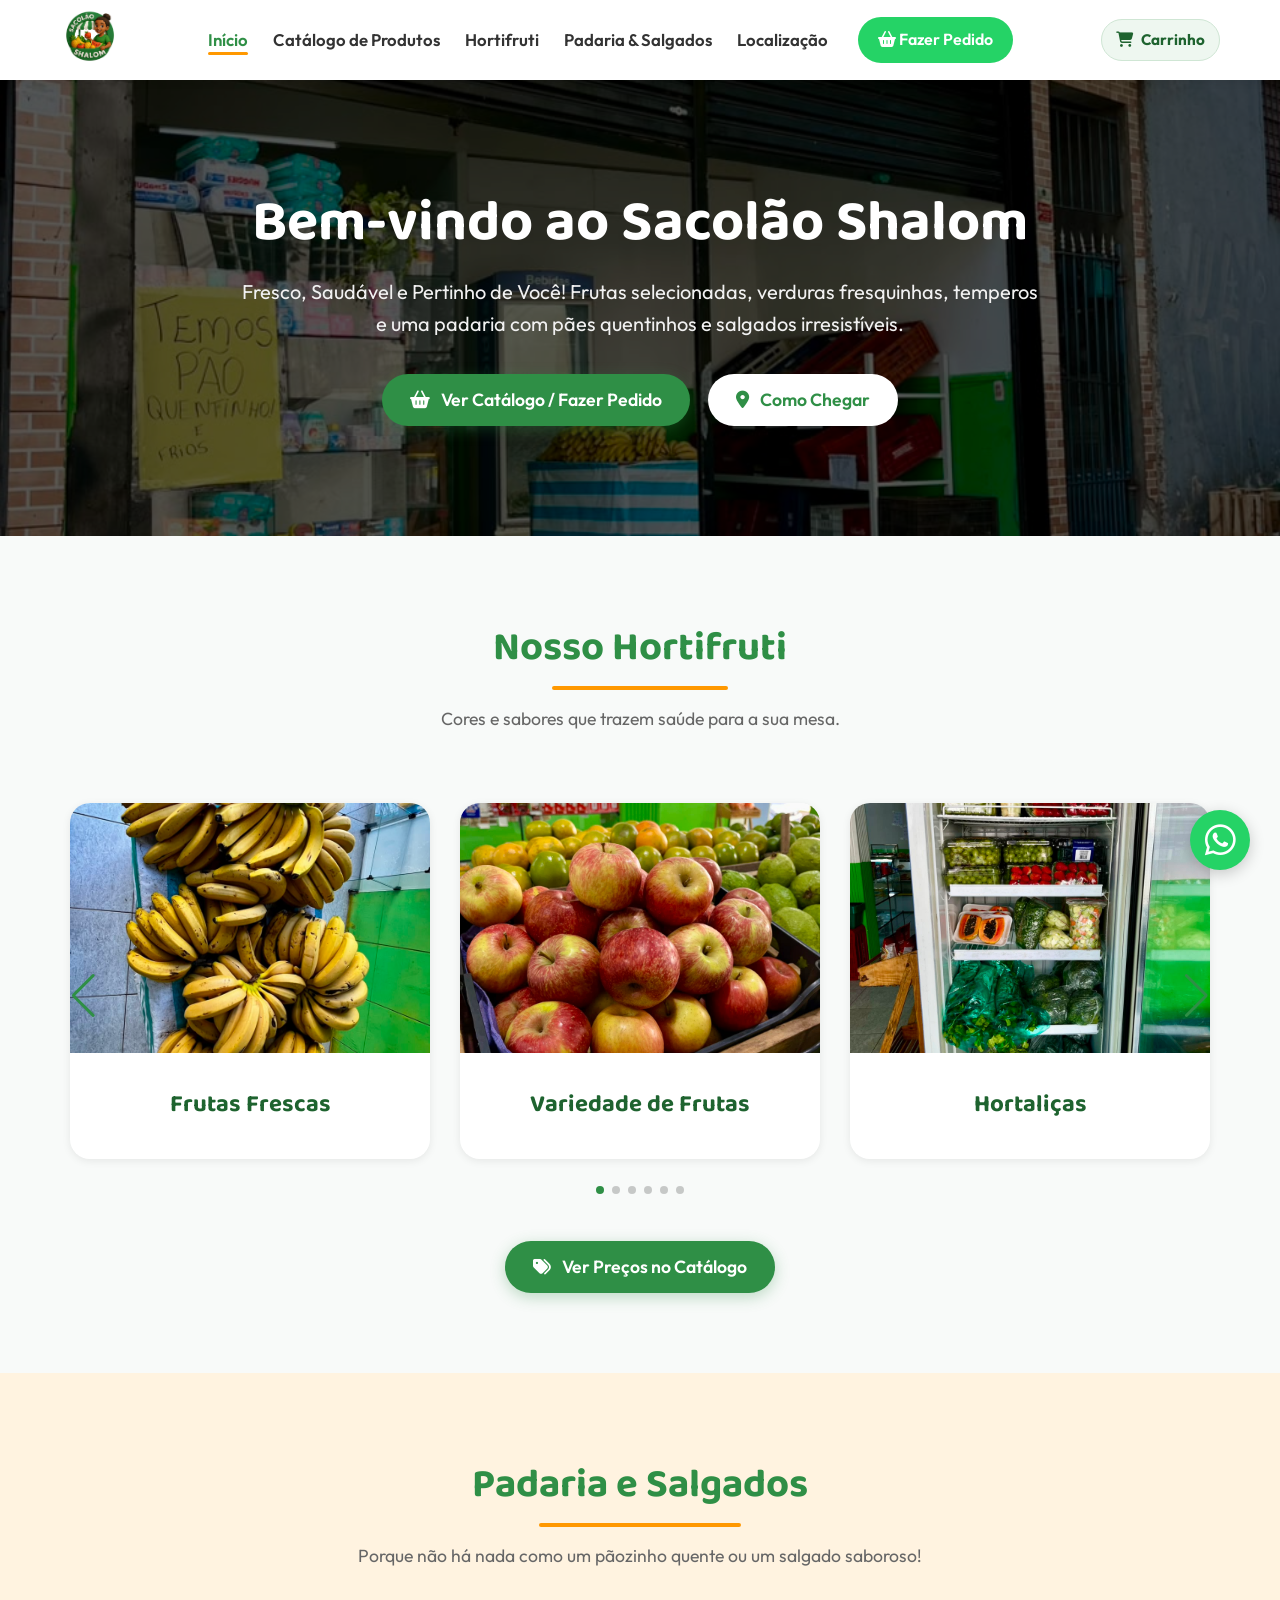
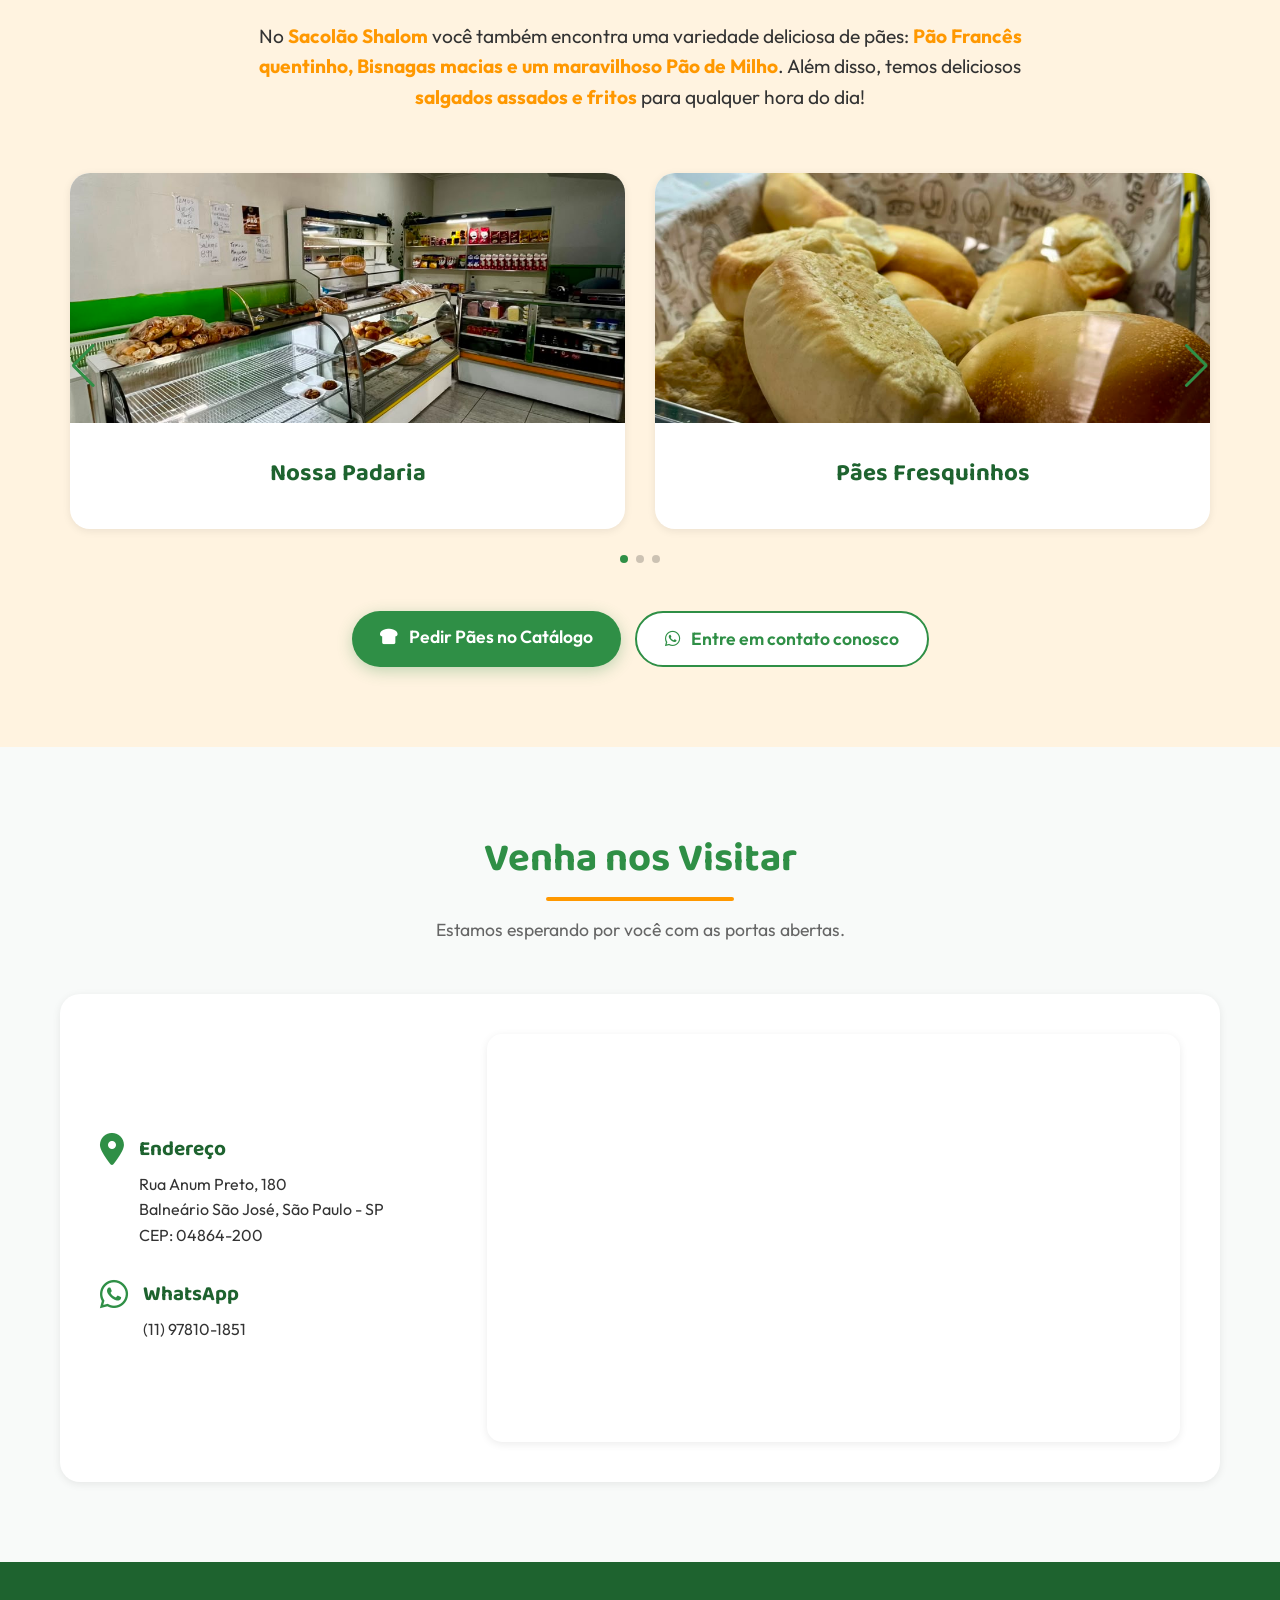
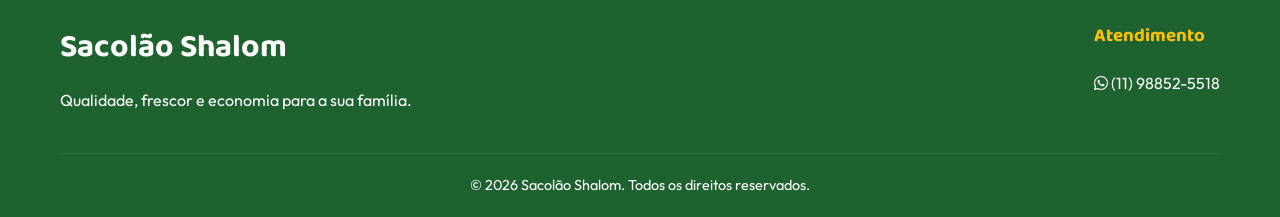
<file: index.html>
<!DOCTYPE html>
<html lang="pt-BR">
<head>
    <meta charset="UTF-8">
    <meta name="viewport" content="width=device-width, initial-scale=1.0">
    <meta name="description" content="Sacolão Shalom - As melhores frutas, verduras, saladas de frutas, além de pão francês, bisnaga, pão de milho e salgados assados e fritos. Venha nos visitar no Balneário São José.">
    <title>Sacolão Shalom | Frutas, Verduras e Padaria</title>

    <!-- Google Fonts -->
    <link rel="preconnect" href="https://fonts.googleapis.com">
    <link rel="preconnect" href="https://fonts.gstatic.com" crossorigin>
    <link href="https://fonts.googleapis.com/css2?family=Outfit:wght@300;400;600;800&family=Baloo+2:wght@500;700&display=swap" rel="stylesheet">

    <!-- Swiper CSS -->
    <link rel="stylesheet" href="https://cdn.jsdelivr.net/npm/swiper@10/swiper-bundle.min.css" />

    <!-- Font Awesome -->
    <link rel="stylesheet" href="https://cdnjs.cloudflare.com/ajax/libs/font-awesome/6.4.0/css/all.min.css">

    <!-- Custom CSS -->
    <link rel="stylesheet" href="css/style.css">
</head>
<body>

    <!-- Header & Navigation -->
    <header class="header">
        <div class="container nav-container">
            <a href="index.html" class="logo-link">
                <img src="assets/logo.jpg" alt="Sacolão Shalom" class="logo" onerror="this.src='https://placehold.co/150x50/2F8F46/FFFFFF?text=Sacolao+Shalom'">
            </a>

            <nav class="navbar" id="navbar">
                <ul class="nav-links">
                    <li><a href="index.html" class="active">Início</a></li>
                    <li><a href="catalogo.html">Catálogo de Produtos</a></li>
                    <li><a href="#hortifruti">Hortifruti</a></li>
                    <li><a href="#padaria">Padaria & Salgados</a></li>
                    <li><a href="#localizacao">Localização</a></li>
                </ul>
                <a href="catalogo.html" class="btn-whatsapp nav-btn">
                    <i class="fas fa-shopping-basket"></i> Fazer Pedido
                </a>
            </nav>

            <div class="header-actions">
                <a href="carrinho.html" class="nav-cart-link" aria-label="Meu Carrinho">
                    <i class="fas fa-shopping-cart"></i>
                    <span class="nav-cart-text">Carrinho</span>
                    <span class="nav-cart-badge" id="navCartBadge" hidden>0</span>
                </a>
                <div class="hamburger" id="hamburger" aria-label="Abrir menu">
                    <i class="fas fa-bars"></i>
                </div>
            </div>
        </div>
    </header>

    <!-- Hero Section -->
    <section class="hero" id="inicio">
        <div class="container hero-content">
            <div class="hero-text">
                <h1>Bem-vindo ao Sacolão Shalom</h1>
                <p>Fresco, Saudável e Pertinho de Você! Frutas selecionadas, verduras fresquinhas, temperos e uma padaria com pães quentinhos e salgados irresistíveis.</p>
                <div class="hero-buttons">
                    <a href="catalogo.html" class="btn btn-primary">
                        <i class="fas fa-shopping-basket"></i> Ver Catálogo / Fazer Pedido
                    </a>
                    <a href="#localizacao" class="btn btn-secondary" style="border: none;">
                        <i class="fas fa-map-marker-alt"></i> Como Chegar
                    </a>
                </div>
            </div>
        </div>
    </section>

    <!-- Hortifruti Section -->
    <section class="section hortifruti-section" id="hortifruti">
        <div class="container">
            <div class="section-title">
                <h2>Nosso Hortifruti</h2>
                <p>Cores e sabores que trazem saúde para a sua mesa.</p>
            </div>

            <!-- Swiper -->
            <div class="swiper mySwiper">
                <div class="swiper-wrapper">
                    <div class="swiper-slide">
                        <div class="card">
                            <img src="assets/frutas.jpg" alt="Frutas" loading="lazy">
                            <div class="card-content">
                                <h3>Frutas Frescas</h3>
                            </div>
                        </div>
                    </div>
                    <div class="swiper-slide">
                        <div class="card">
                            <img src="assets/frutas1.jpg" alt="Mais Frutas" loading="lazy">
                            <div class="card-content">
                                <h3>Variedade de Frutas</h3>
                            </div>
                        </div>
                    </div>
                    <div class="swiper-slide">
                        <div class="card">
                            <img src="assets/hortaliças.jpg" alt="Hortaliças" loading="lazy">
                            <div class="card-content">
                                <h3>Hortaliças</h3>
                            </div>
                        </div>
                    </div>
                    <div class="swiper-slide">
                        <div class="card">
                            <img src="assets/legumes.jpg" alt="Legumes" loading="lazy">
                            <div class="card-content">
                                <h3>Legumes</h3>
                            </div>
                        </div>
                    </div>
                    <div class="swiper-slide">
                        <div class="card">
                            <img src="assets/mandioca.jpg" alt="Mandioca" loading="lazy">
                            <div class="card-content">
                                <h3>Mandioca</h3>
                            </div>
                        </div>
                    </div>
                    <div class="swiper-slide">
                        <div class="card">
                            <img src="assets/alho.jpg" alt="Alho" loading="lazy">
                            <div class="card-content">
                                <h3>Alho</h3>
                            </div>
                        </div>
                    </div>
                </div>
                <div class="swiper-pagination"></div>
                <div class="swiper-button-next"></div>
                <div class="swiper-button-prev"></div>
            </div>

            <div class="text-center mt-2">
                <a href="catalogo.html" class="btn btn-primary">
                    <i class="fas fa-tags"></i> Ver Preços no Catálogo
                </a>
            </div>
        </div>
    </section>

    <!-- Padaria Section -->
    <section class="section padaria-section" id="padaria">
        <div class="container">
            <div class="section-title">
                <h2>Padaria e Salgados</h2>
                <p>Porque não há nada como um pãozinho quente ou um salgado saboroso!</p>
            </div>

            <div class="padaria-intro">
                <p>No <strong>Sacolão Shalom</strong> você também encontra uma variedade deliciosa de pães: <strong>Pão Francês quentinho, Bisnagas macias e um maravilhoso Pão de Milho</strong>. Além disso, temos deliciosos <strong>salgados assados e fritos</strong> para qualquer hora do dia!</p>
            </div>

            <!-- Swiper Padaria -->
            <div class="swiper padariaSwiper">
                <div class="swiper-wrapper">
                    <div class="swiper-slide">
                        <div class="card">
                            <img src="assets/espacopadaria.jpg" alt="Espaço Padaria" loading="lazy">
                            <div class="card-content">
                                <h3>Nossa Padaria</h3>
                            </div>
                        </div>
                    </div>
                    <div class="swiper-slide">
                        <div class="card">
                            <img src="assets/pao.jpg" alt="Pães" loading="lazy">
                            <div class="card-content">
                                <h3>Pães Fresquinhos</h3>
                            </div>
                        </div>
                    </div>
                    <div class="swiper-slide">
                        <div class="card">
                            <img src="assets/pao1.jpg" alt="Mais Pães" loading="lazy">
                            <div class="card-content">
                                <h3>Variedade de Pães</h3>
                            </div>
                        </div>
                    </div>
                </div>
                <div class="swiper-pagination"></div>
                <div class="swiper-button-next"></div>
                <div class="swiper-button-prev"></div>
            </div>

            <div class="text-center mt-2 cta-group">
                <a href="catalogo.html" class="btn btn-primary">
                    <i class="fas fa-bread-slice"></i> Pedir Pães no Catálogo
                </a>
                <a href="https://wa.me/5511988525518?text=Ol%C3%A1%21%20gostaria%20de%20comprar%20com%20voc%C3%AAs%21" target="_blank" class="btn btn-secondary">
                    <i class="fab fa-whatsapp"></i> Entre em contato conosco
                </a>
            </div>
        </div>
    </section>

    <!-- Location Section -->
    <section class="section location-section" id="localizacao">
        <div class="container">
            <div class="section-title">
                <h2>Venha nos Visitar</h2>
                <p>Estamos esperando por você com as portas abertas.</p>
            </div>

            <div class="location-content">
                <div class="location-info">
                    <div class="info-item">
                        <i class="fas fa-map-marker-alt"></i>
                        <div>
                            <h3>Endereço</h3>
                            <p>Rua Anum Preto, 180<br>Balneário São José, São Paulo - SP<br>CEP: 04864-200</p>
                        </div>
                    </div>
                    <div class="info-item">
                        <i class="fab fa-whatsapp"></i>
                        <div>
                            <h3>WhatsApp</h3>
                            <p>(11) 97810-1851</p>
                        </div>
                    </div>
                </div>
                <div class="map-container">
                    <iframe
                        src="https://maps.google.com/maps?q=Sacolão%20Shalom,%20-23.7698661,-46.7199511&hl=pt-BR&z=16&output=embed"
                        width="100%"
                        height="400"
                        style="border:0;"
                        allowfullscreen=""
                        loading="lazy"
                        referrerpolicy="no-referrer-when-downgrade">
                    </iframe>
                </div>
            </div>
        </div>
    </section>

    <!-- Footer -->
    <footer class="footer">
        <div class="container">
            <div class="footer-content">
                <div class="footer-logo">
                    <h2>Sacolão Shalom</h2>
                    <p>Qualidade, frescor e economia para a sua família.</p>
                </div>
                <div class="footer-links">
                    <h3>Atendimento</h3>
                    <p><a href="https://wa.me/5511988525518" target="_blank"><i class="fab fa-whatsapp"></i> (11) 98852-5518</a></p>
                </div>
            </div>
            <div class="footer-bottom">
                <p>&copy; 2026 Sacolão Shalom. Todos os direitos reservados.</p>
            </div>
        </div>
    </footer>

    <!-- Floating Cart Bar -->
    <div class="cart-floating-bar" id="cartBar" aria-live="polite" hidden>
        <div class="container cart-bar-content">
            <div class="cart-summary-info">
                <div class="cart-icon-wrapper">
                    <i class="fas fa-shopping-basket"></i>
                    <span class="cart-badge" id="cartCount">0</span>
                </div>
                <div class="cart-totals">
                    <span class="cart-total-label">Subtotal dos itens:</span>
                    <div class="cart-total-values">
                        <strong class="cart-total-value" id="cartTotal">R$ 0,00</strong>
                        <small class="cart-consult-note" id="cartConsultNote" hidden>+ itens a consultar</small>
                    </div>
                    <small class="cart-min-note" id="cartMinOrderNote"></small>
                </div>
            </div>
            <a href="carrinho.html" class="btn btn-cart-action">
                <i class="fas fa-shopping-cart"></i> Ver Carrinho / Finalizar
            </a>
        </div>
    </div>

    <!-- Floating WhatsApp Button -->
    <a href="https://wa.me/5511988525518?text=Ol%C3%A1%2C%20gostaria%20de%20fazer%20um%20pedido!" target="_blank" class="float-whatsapp" aria-label="Falar no WhatsApp">
        <i class="fab fa-whatsapp"></i>
    </a>

    <!-- Swiper JS -->
    <script src="https://cdn.jsdelivr.net/npm/swiper@10/swiper-bundle.min.js"></script>
    <!-- Custom JS -->
    <script src="js/script.js"></script>
</body>
</html>
</file>
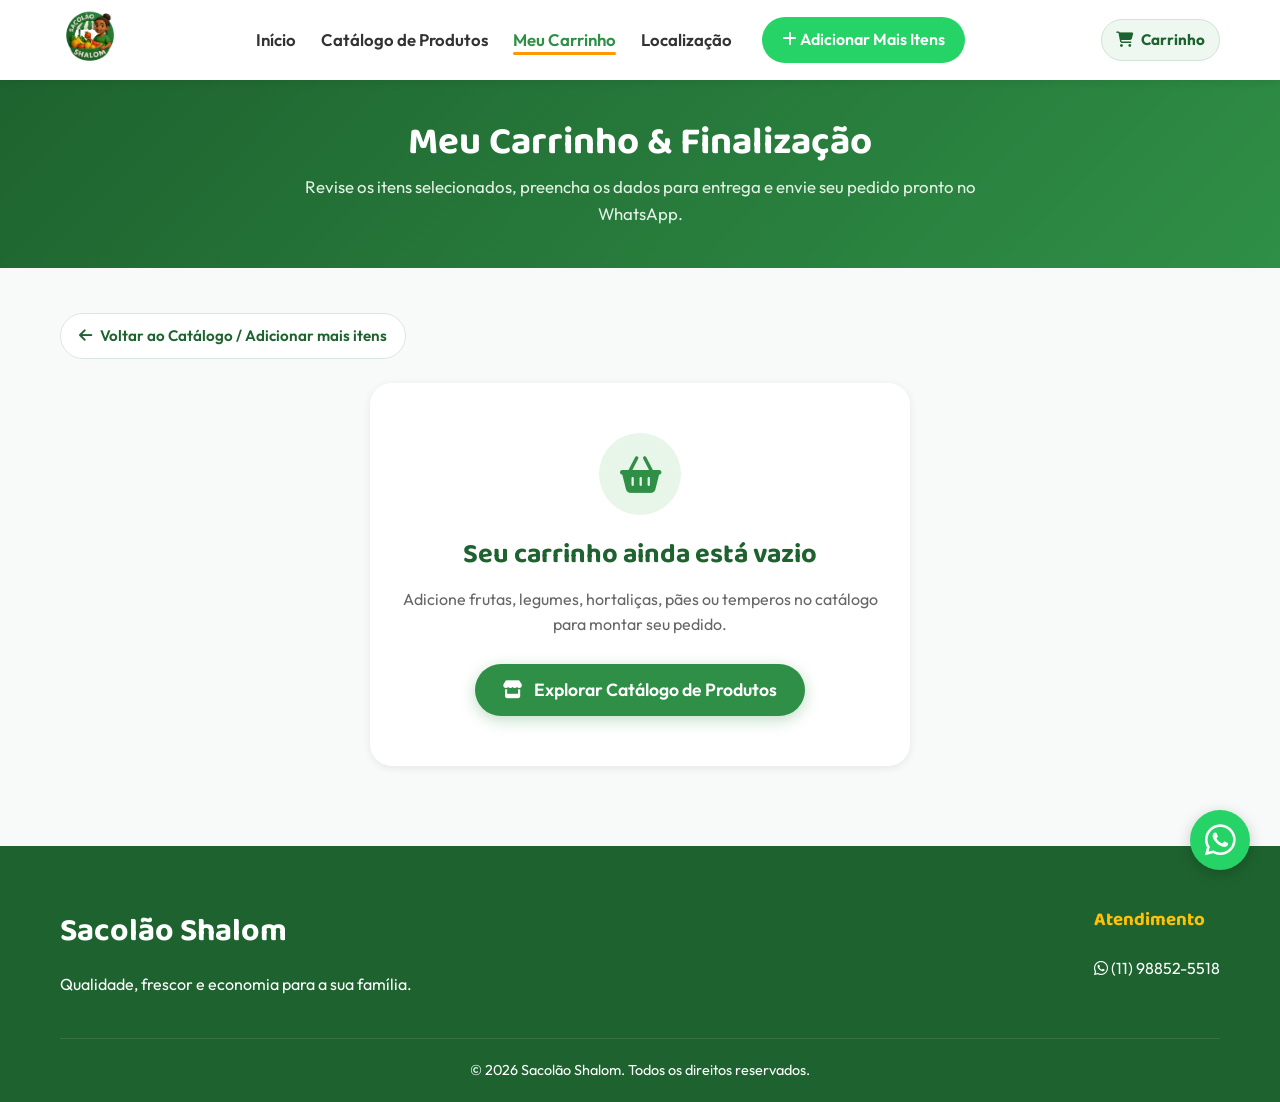
<file: carrinho.html>
<!DOCTYPE html>
<html lang="pt-BR">
<head>
    <meta charset="UTF-8">
    <meta name="viewport" content="width=device-width, initial-scale=1.0">
    <meta name="description" content="Finalizar Pedido - Sacolão Shalom. Revise os itens do seu carrinho e envie o pedido pelo WhatsApp.">
    <title>Meu Carrinho & Finalizar Pedido | Sacolão Shalom</title>

    <!-- Google Fonts -->
    <link rel="preconnect" href="https://fonts.googleapis.com">
    <link rel="preconnect" href="https://fonts.gstatic.com" crossorigin>
    <link href="https://fonts.googleapis.com/css2?family=Outfit:wght@300;400;600;800&family=Baloo+2:wght@500;700&display=swap" rel="stylesheet">

    <!-- Font Awesome -->
    <link rel="stylesheet" href="https://cdnjs.cloudflare.com/ajax/libs/font-awesome/6.4.0/css/all.min.css">

    <!-- Custom CSS -->
    <link rel="stylesheet" href="css/style.css">
</head>
<body>

    <!-- Header & Navigation -->
    <header class="header">
        <div class="container nav-container">
            <a href="index.html" class="logo-link">
                <img src="assets/logo.jpg" alt="Sacolão Shalom" class="logo" onerror="this.src='https://placehold.co/150x50/2F8F46/FFFFFF?text=Sacolao+Shalom'">
            </a>

            <nav class="navbar" id="navbar">
                <ul class="nav-links">
                    <li><a href="index.html">Início</a></li>
                    <li><a href="catalogo.html">Catálogo de Produtos</a></li>
                    <li><a href="carrinho.html" class="active">Meu Carrinho</a></li>
                    <li><a href="index.html#localizacao">Localização</a></li>
                </ul>
                <a href="catalogo.html" class="btn-whatsapp nav-btn">
                    <i class="fas fa-plus"></i> Adicionar Mais Itens
                </a>
            </nav>

            <div class="header-actions">
                <a href="carrinho.html" class="nav-cart-link" aria-label="Meu Carrinho">
                    <i class="fas fa-shopping-cart"></i>
                    <span class="nav-cart-text">Carrinho</span>
                    <span class="nav-cart-badge" id="navCartBadge" hidden>0</span>
                </a>
                <div class="hamburger" id="hamburger" aria-label="Abrir menu">
                    <i class="fas fa-bars"></i>
                </div>
            </div>
        </div>
    </header>

    <!-- Page Banner -->
    <section class="page-banner">
        <div class="container">
            <h1>Meu Carrinho &amp; Finalização</h1>
            <p>Revise os itens selecionados, preencha os dados para entrega e envie seu pedido pronto no WhatsApp.</p>
        </div>
    </section>

    <!-- Cart & Checkout Section -->
    <main>
        <section class="section cart-view-section" id="carrinho">
            <div class="container">
                <div class="cart-view-topbar">
                    <a href="catalogo.html" class="btn-back-catalog">
                        <i class="fas fa-arrow-left"></i> Voltar ao Catálogo / Adicionar mais itens
                    </a>
                    <button type="button" class="btn-clear-cart" id="clearCartBtn" hidden>
                        <i class="fas fa-trash-alt"></i> Limpar Carrinho
                    </button>
                </div>

                <!-- Estado Carrinho Vazio -->
                <div class="cart-empty-box" id="cartEmptyState">
                    <div class="cart-empty-icon">
                        <i class="fas fa-shopping-basket"></i>
                    </div>
                    <h2>Seu carrinho ainda está vazio</h2>
                    <p>Adicione frutas, legumes, hortaliças, pães ou temperos no catálogo para montar seu pedido.</p>
                    <a href="catalogo.html" class="btn btn-primary">
                        <i class="fas fa-store"></i> Explorar Catálogo de Produtos
                    </a>
                </div>

                <!-- Conteúdo Carrinho Preenchido -->
                <div id="cartFilledContent" hidden>
                    <div class="min-order-box" id="minOrderBox" aria-live="polite">
                        <div class="min-order-header">
                            <span class="min-order-message">
                                <i class="fas fa-info-circle" id="minOrderIcon"></i>
                                <span id="minOrderText">Pedido mínimo de R$ 60,00 em produtos.</span>
                            </span>
                            <a href="catalogo.html" class="min-order-add-link" id="minOrderAddLink">
                                <i class="fas fa-plus-circle"></i> Adicionar mais itens
                            </a>
                        </div>
                        <div class="min-order-progress" role="progressbar" aria-valuemin="0" aria-valuemax="100" aria-valuenow="0" id="minOrderProgressTrack">
                            <div class="min-order-progress-fill" id="minOrderProgressBar" style="width: 0%;"></div>
                        </div>
                    </div>

                    <div class="cart-checkout-grid">
                        <div class="cart-items-panel">
                            <div class="panel-header">
                                <h2><i class="fas fa-list-ul"></i> Itens Selecionados</h2>
                                <span class="panel-count" id="cartPageCountLabel">0 itens</span>
                            </div>
                            <div class="cart-page-items" id="cartPageItems"></div>
                            <div class="cart-totals-breakdown">
                                <div class="cart-breakdown-row">
                                    <span>Subtotal dos itens:</span>
                                    <strong id="cartSubtotal">R$ 0,00</strong>
                                </div>
                                <div class="cart-breakdown-row">
                                    <span>Taxa de entrega:</span>
                                    <strong id="cartDeliveryFee">R$ 10,00</strong>
                                </div>
                                <div class="cart-breakdown-row cart-breakdown-total">
                                    <span>Total com entrega:</span>
                                    <div class="cart-total-right">
                                        <strong id="cartPageTotal">R$ 0,00</strong>
                                        <small id="cartPageConsultNote" hidden>(+ itens com preço a consultar)</small>
                                    </div>
                                </div>
                            </div>
                        </div>

                        <div class="cart-form-panel">
                            <div class="panel-header">
                                <h2><i class="fas fa-map-marker-alt"></i> Dados para Entrega</h2>
                            </div>
                            <form id="checkoutForm" class="checkout-form">
                                <div class="form-group">
                                    <label for="clientName">Nome completo *</label>
                                    <input type="text" id="clientName" required placeholder="Seu nome completo">
                                </div>
                                <div class="form-group">
                                    <label for="clientAddress">Bloco e Número do Apartamento / Casa *</label>
                                    <input type="text" id="clientAddress" required placeholder="Ex: Bloco B, Apto 32 / Condomínio ou Rua e Nº">
                                </div>
                                <div class="form-group">
                                    <label for="clientPayment">Forma de pagamento *</label>
                                    <select id="clientPayment" required>
                                        <option value="">Selecione uma opção...</option>
                                        <option value="Pix">Pix</option>
                                        <option value="Cartão na entrega">Cartão na entrega</option>
                                        <option value="Dinheiro na entrega">Dinheiro na entrega</option>
                                    </select>
                                </div>
                                <div class="form-group">
                                    <label for="clientNotes">Observações (opcional)</label>
                                    <textarea id="clientNotes" rows="3" placeholder="Ex: Frutas mais verdes, sabor do bolo, troco para R$ 50..."></textarea>
                                </div>
                                <div class="checkout-min-warning" id="checkoutMinWarning" hidden>
                                    <i class="fas fa-exclamation-triangle"></i>
                                    <span id="checkoutMinWarningText">Adicione mais itens para atingir o pedido mínimo de R$ 60,00.</span>
                                </div>
                                <button type="submit" class="btn btn-whatsapp-submit" id="submitOrderBtn">
                                    <i class="fab fa-whatsapp"></i> Confirmar e Enviar no WhatsApp
                                </button>
                            </form>
                        </div>
                    </div>
                </div>
            </div>
        </section>
    </main>

    <!-- Footer -->
    <footer class="footer">
        <div class="container">
            <div class="footer-content">
                <div class="footer-logo">
                    <h2>Sacolão Shalom</h2>
                    <p>Qualidade, frescor e economia para a sua família.</p>
                </div>
                <div class="footer-links">
                    <h3>Atendimento</h3>
                    <p><a href="https://wa.me/5511988525518" target="_blank"><i class="fab fa-whatsapp"></i> (11) 98852-5518</a></p>
                </div>
            </div>
            <div class="footer-bottom">
                <p>&copy; 2026 Sacolão Shalom. Todos os direitos reservados.</p>
            </div>
        </div>
    </footer>

    <!-- Floating WhatsApp Button -->
    <a href="https://wa.me/5511988525518?text=Ol%C3%A1%2C%20gostaria%20de%20fazer%20um%20pedido!" target="_blank" class="float-whatsapp" aria-label="Falar no WhatsApp">
        <i class="fab fa-whatsapp"></i>
    </a>

    <!-- Custom JS -->
    <script src="js/script.js"></script>
</body>
</html>
</file>
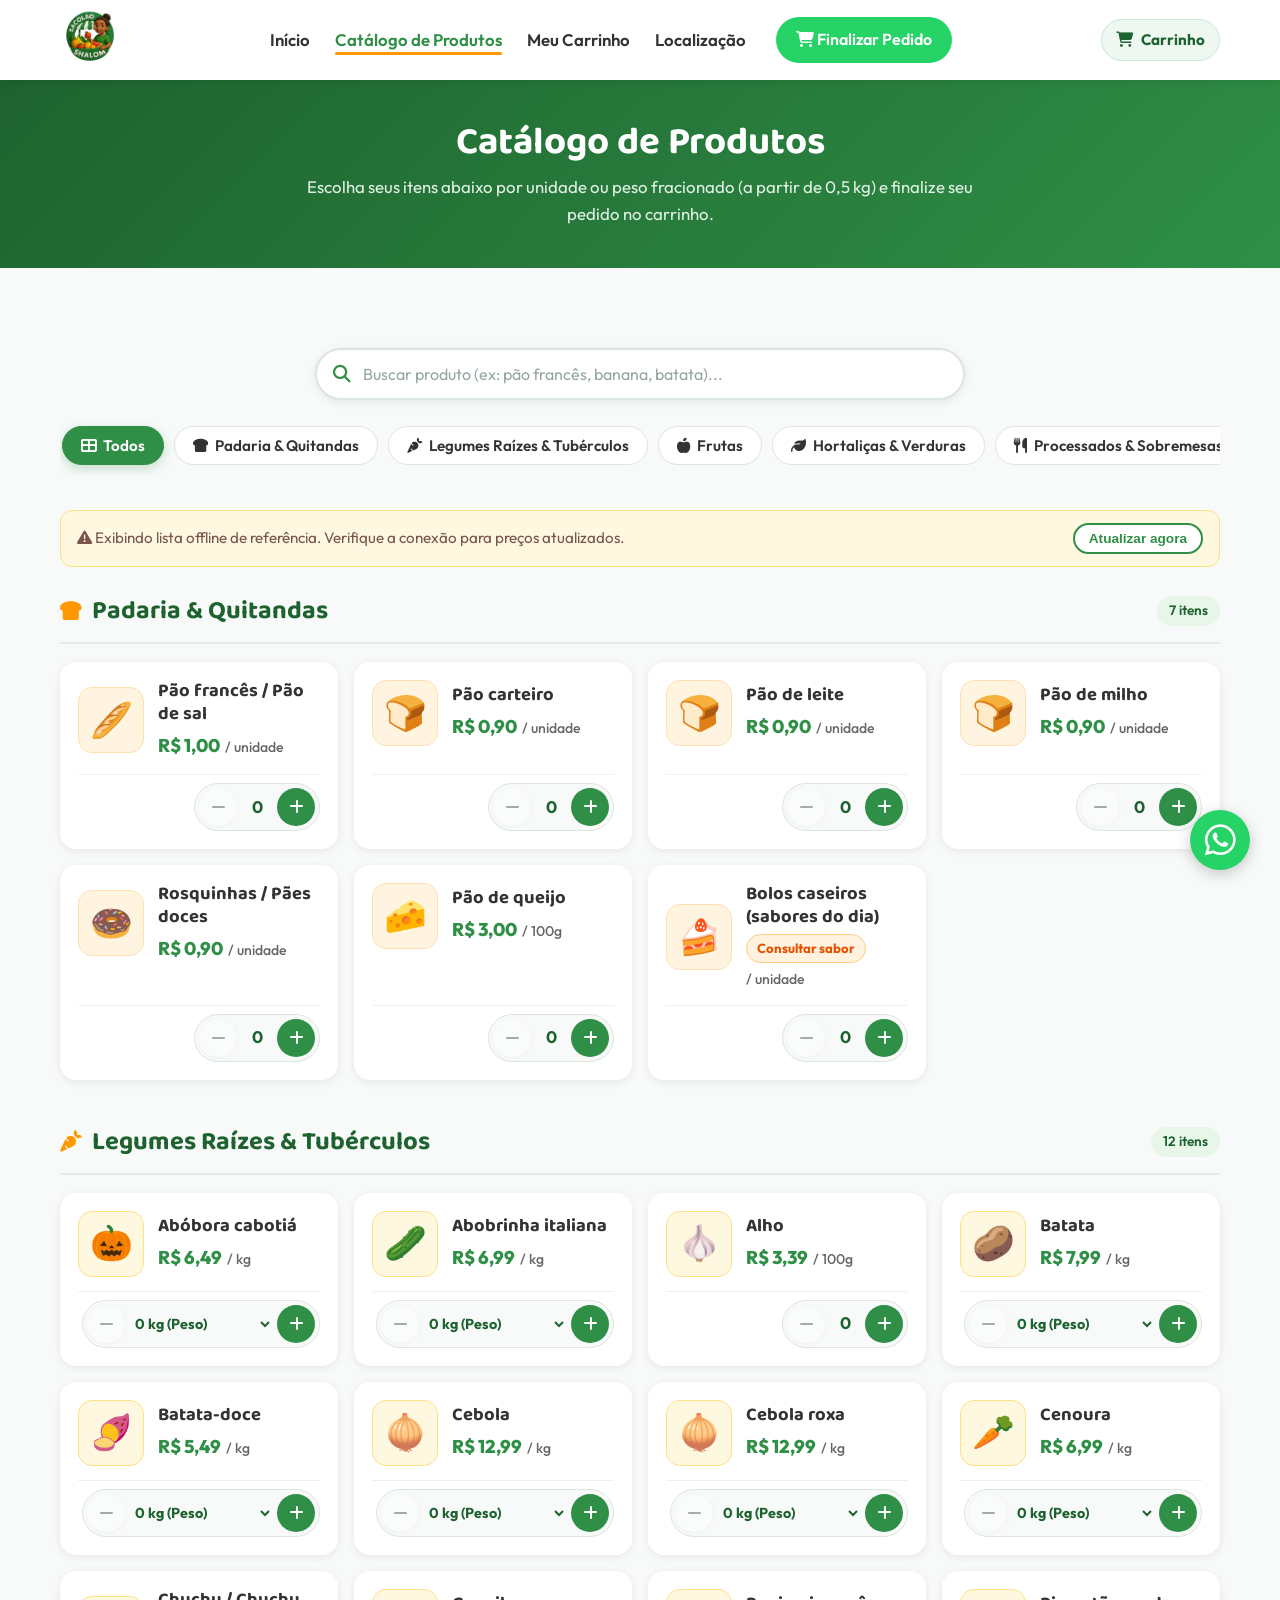
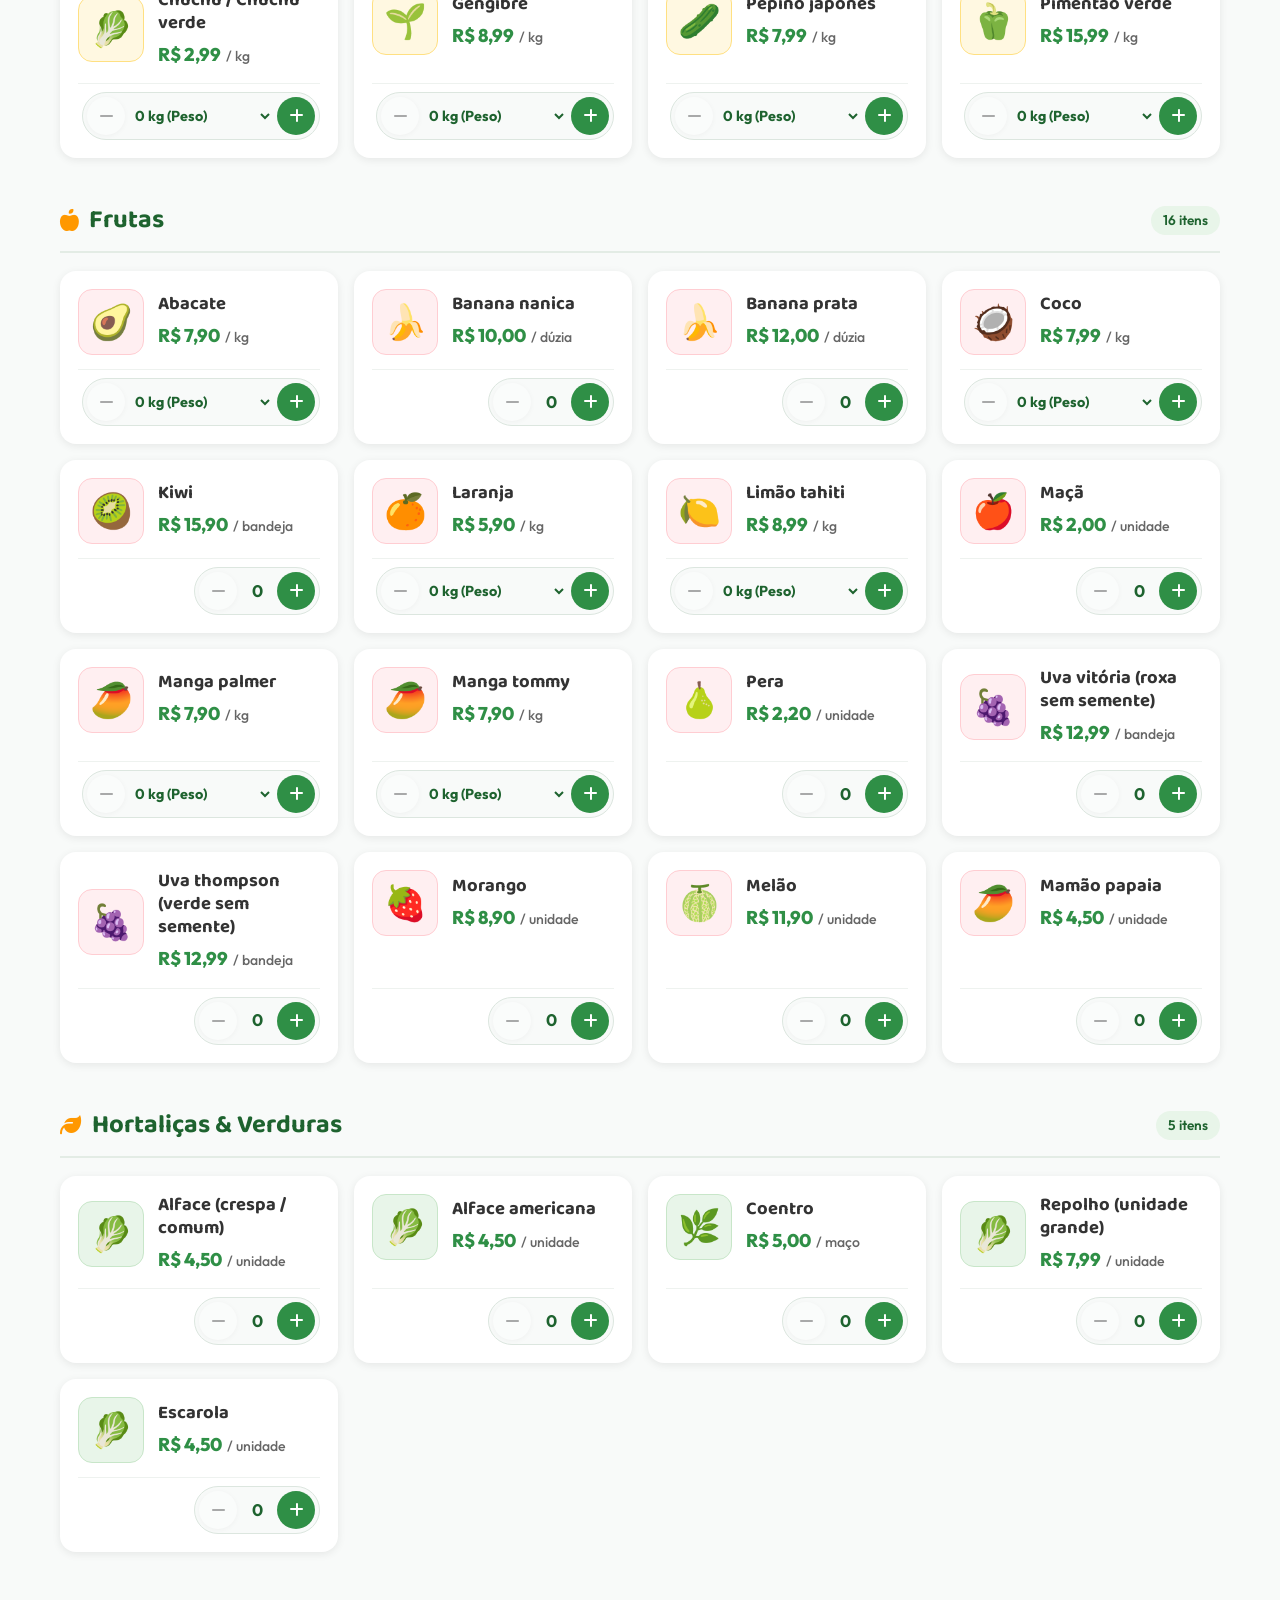
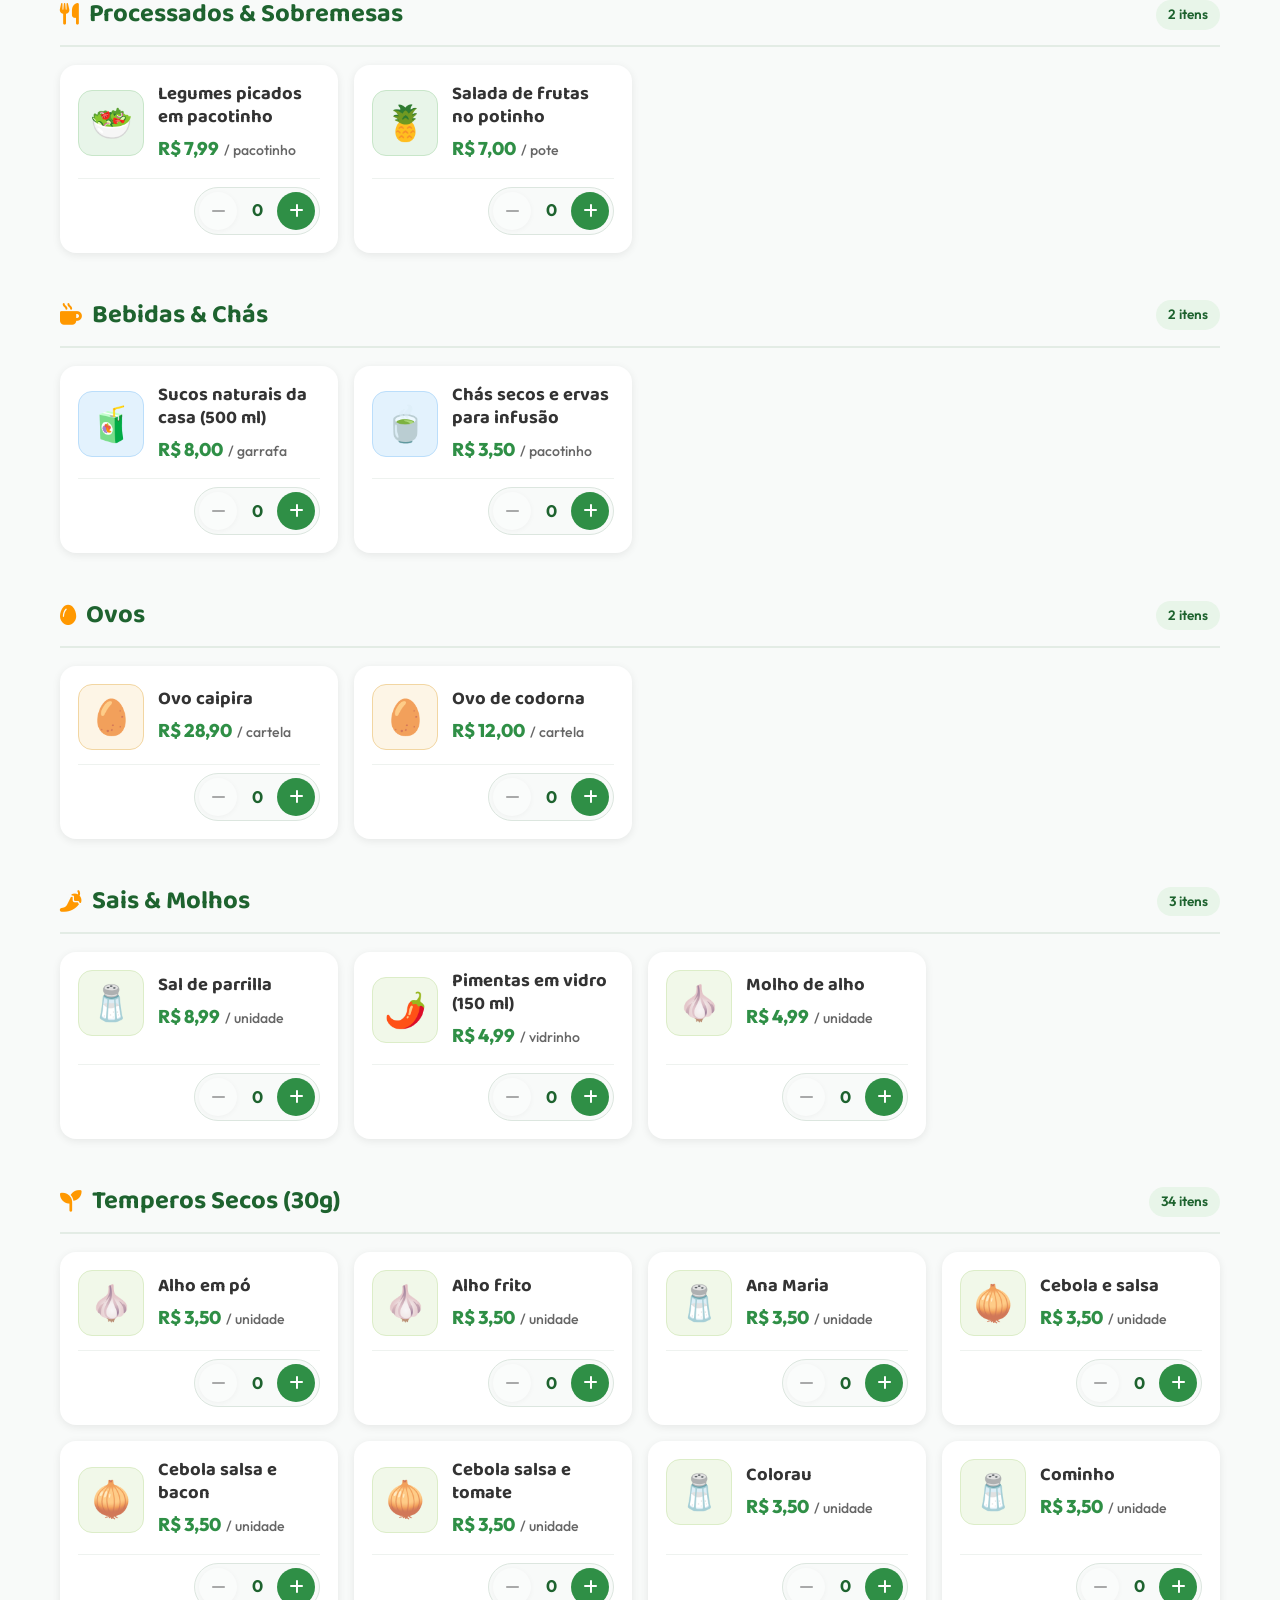
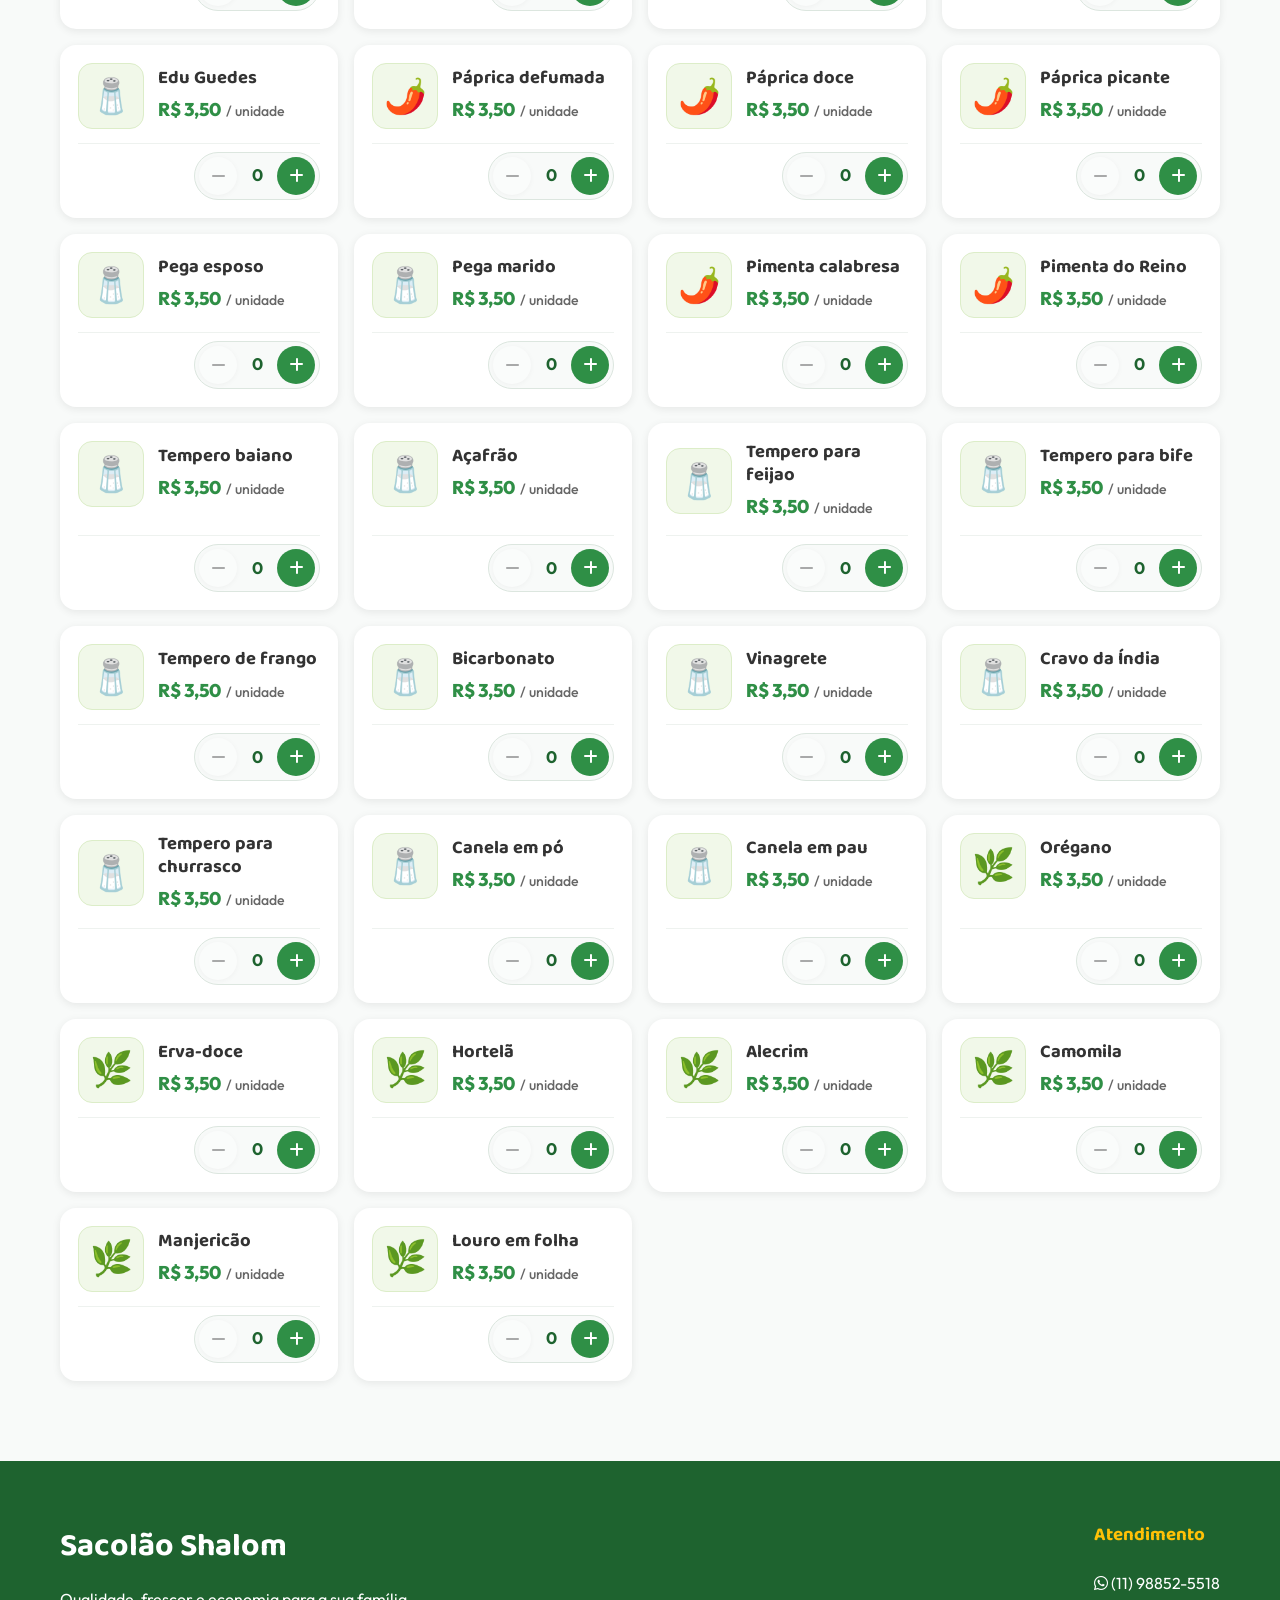
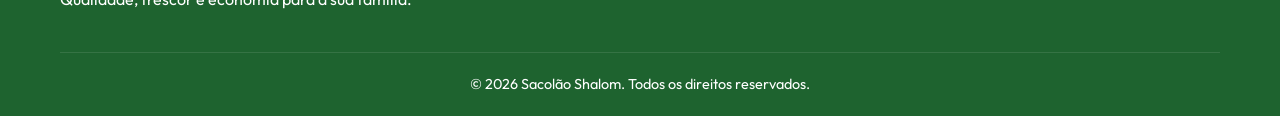
<file: catalogo.html>
<!DOCTYPE html>
<html lang="pt-BR">
<head>
    <meta charset="UTF-8">
    <meta name="viewport" content="width=device-width, initial-scale=1.0">
    <meta name="description" content="Catálogo de Produtos do Sacolão Shalom - Frutas, legumes, hortaliças, padaria e temperos com envio direto pelo WhatsApp.">
    <title>Catálogo de Produtos | Sacolão Shalom</title>

    <!-- Google Fonts -->
    <link rel="preconnect" href="https://fonts.googleapis.com">
    <link rel="preconnect" href="https://fonts.gstatic.com" crossorigin>
    <link href="https://fonts.googleapis.com/css2?family=Outfit:wght@300;400;600;800&family=Baloo+2:wght@500;700&display=swap" rel="stylesheet">

    <!-- Font Awesome -->
    <link rel="stylesheet" href="https://cdnjs.cloudflare.com/ajax/libs/font-awesome/6.4.0/css/all.min.css">

    <!-- Custom CSS -->
    <link rel="stylesheet" href="css/style.css">
</head>
<body>

    <!-- Header & Navigation -->
    <header class="header">
        <div class="container nav-container">
            <a href="index.html" class="logo-link">
                <img src="assets/logo.jpg" alt="Sacolão Shalom" class="logo" onerror="this.src='https://placehold.co/150x50/2F8F46/FFFFFF?text=Sacolao+Shalom'">
            </a>

            <nav class="navbar" id="navbar">
                <ul class="nav-links">
                    <li><a href="index.html">Início</a></li>
                    <li><a href="catalogo.html" class="active">Catálogo de Produtos</a></li>
                    <li><a href="carrinho.html">Meu Carrinho</a></li>
                    <li><a href="index.html#localizacao">Localização</a></li>
                </ul>
                <a href="carrinho.html" class="btn-whatsapp nav-btn">
                    <i class="fas fa-shopping-cart"></i> Finalizar Pedido
                </a>
            </nav>

            <div class="header-actions">
                <a href="carrinho.html" class="nav-cart-link" aria-label="Meu Carrinho">
                    <i class="fas fa-shopping-cart"></i>
                    <span class="nav-cart-text">Carrinho</span>
                    <span class="nav-cart-badge" id="navCartBadge" hidden>0</span>
                </a>
                <div class="hamburger" id="hamburger" aria-label="Abrir menu">
                    <i class="fas fa-bars"></i>
                </div>
            </div>
        </div>
    </header>

    <!-- Page Banner -->
    <section class="page-banner">
        <div class="container">
            <h1>Catálogo de Produtos</h1>
            <p>Escolha seus itens abaixo por unidade ou peso fracionado (a partir de 0,5 kg) e finalize seu pedido no carrinho.</p>
        </div>
    </section>

    <!-- Catalog Section -->
    <main>
        <section class="section catalog-section" id="catalogo">
            <div class="container">
                <div class="catalog-controls">
                    <div class="catalog-search-wrapper">
                        <div class="search-box">
                            <i class="fas fa-search search-icon"></i>
                            <input
                                type="search"
                                id="productSearch"
                                placeholder="Buscar produto (ex: pão francês, banana, batata)..."
                                aria-label="Buscar produto"
                                autocomplete="off"
                            >
                            <button type="button" id="clearSearch" class="clear-search-btn" aria-label="Limpar busca" hidden>
                                <i class="fas fa-times"></i>
                            </button>
                        </div>
                    </div>

                    <div class="category-tabs" id="categoryTabs" role="tablist" aria-label="Categorias de produtos">
                        <button type="button" class="category-tab active" data-category="Todos" role="tab" aria-selected="true">Todos</button>
                    </div>
                </div>

                <div id="catalogStatus" class="catalog-status" hidden></div>

                <div id="catalogContainer" class="catalog-container">
                    <div class="catalog-loading">
                        <i class="fas fa-spinner fa-spin"></i>
                        <p>Carregando produtos fresquinhos...</p>
                    </div>
                </div>
            </div>
        </section>
    </main>

    <!-- Footer -->
    <footer class="footer">
        <div class="container">
            <div class="footer-content">
                <div class="footer-logo">
                    <h2>Sacolão Shalom</h2>
                    <p>Qualidade, frescor e economia para a sua família.</p>
                </div>
                <div class="footer-links">
                    <h3>Atendimento</h3>
                    <p><a href="https://wa.me/5511988525518" target="_blank"><i class="fab fa-whatsapp"></i> (11) 98852-5518</a></p>
                </div>
            </div>
            <div class="footer-bottom">
                <p>&copy; 2026 Sacolão Shalom. Todos os direitos reservados.</p>
            </div>
        </div>
    </footer>

    <!-- Floating Cart Bar -->
    <div class="cart-floating-bar" id="cartBar" aria-live="polite" hidden>
        <div class="container cart-bar-content">
            <div class="cart-summary-info">
                <div class="cart-icon-wrapper">
                    <i class="fas fa-shopping-basket"></i>
                    <span class="cart-badge" id="cartCount">0</span>
                </div>
                <div class="cart-totals">
                    <span class="cart-total-label">Subtotal dos itens:</span>
                    <div class="cart-total-values">
                        <strong class="cart-total-value" id="cartTotal">R$ 0,00</strong>
                        <small class="cart-consult-note" id="cartConsultNote" hidden>+ itens a consultar</small>
                    </div>
                    <small class="cart-min-note" id="cartMinOrderNote"></small>
                </div>
            </div>
            <a href="carrinho.html" class="btn btn-cart-action">
                <i class="fas fa-shopping-cart"></i> Ir para o Carrinho / Finalizar
            </a>
        </div>
    </div>

    <!-- Floating WhatsApp Button -->
    <a href="https://wa.me/5511988525518?text=Ol%C3%A1%2C%20gostaria%20de%20fazer%20um%20pedido!" target="_blank" class="float-whatsapp" aria-label="Falar no WhatsApp">
        <i class="fab fa-whatsapp"></i>
    </a>

    <!-- Custom JS -->
    <script src="js/script.js"></script>
</body>
</html>
</file>
<file: css/style.css>
/* ==========================================================================
   CSS Variables & Reset
   ========================================================================== */
:root {
    /* Color Palette derived from Sacolão Shalom Logo */
    --primary-color: #2F8F46; /* Vibrant Green */
    --primary-dark: #1E632F;
    --primary-light: #44C966;
    
    --accent-orange: #FF9800; /* Warm Orange for Fruits */
    --accent-yellow: #FFC107; /* Bright Yellow */
    --accent-red: #E53935;    /* Apple Red */
    
    --text-main: #333333;
    --text-light: #666666;
    --bg-light: #F8FAF9;
    --white: #FFFFFF;
    
    /* Typography */
    --font-heading: 'Baloo 2', cursive;
    --font-body: 'Outfit', sans-serif;
    
    /* Shadows & Transitions */
    --shadow-sm: 0 2px 8px rgba(0,0,0,0.08);
    --shadow-md: 0 8px 24px rgba(47, 143, 70, 0.15);
    --transition: all 0.3s ease;
}

* {
    margin: 0;
    padding: 0;
    box-sizing: border-box;
}

html {
    scroll-behavior: smooth;
}

body {
    font-family: var(--font-body);
    color: var(--text-main);
    background-color: var(--bg-light);
    line-height: 1.6;
}

body.has-cart {
    padding-bottom: 85px;
}

[hidden] {
    display: none !important;
}

h1, h2, h3, h4, h5, h6 {
    font-family: var(--font-heading);
    font-weight: 700;
    color: var(--primary-dark);
}

a {
    text-decoration: none;
    color: inherit;
}

ul {
    list-style: none;
}

.container {
    max-width: 1200px;
    margin: 0 auto;
    padding: 0 20px;
}

.text-center {
    text-align: center;
}

.mt-2 {
    margin-top: 2rem;
}

/* ==========================================================================
   Buttons
   ========================================================================== */
.btn {
    display: inline-block;
    padding: 12px 28px;
    border-radius: 50px;
    font-weight: 600;
    font-size: 1.1rem;
    cursor: pointer;
    transition: var(--transition);
    border: none;
    text-align: center;
}

.btn i {
    margin-right: 8px;
}

.btn-primary {
    background-color: var(--primary-color);
    color: var(--white);
    box-shadow: 0 4px 15px rgba(47, 143, 70, 0.3);
}

.btn-primary:hover {
    background-color: var(--primary-dark);
    transform: translateY(-2px);
    box-shadow: 0 6px 20px rgba(47, 143, 70, 0.4);
}

.btn-secondary {
    background-color: var(--white);
    color: var(--primary-color);
    border: 2px solid var(--primary-color);
}

.btn-secondary:hover {
    background-color: var(--primary-color);
    color: var(--white);
    transform: translateY(-2px);
}

/* ==========================================================================
   Header & Navigation
   ========================================================================== */
.header {
    background-color: var(--white);
    box-shadow: var(--shadow-sm);
    position: sticky;
    top: 0;
    z-index: 1100;
}

.nav-container {
    display: flex;
    justify-content: space-between;
    align-items: center;
    height: 80px;
}

.logo {
    height: 60px;
    width: auto;
    object-fit: contain;
}

.navbar {
    display: flex;
    align-items: center;
    gap: 30px;
}

.nav-links {
    display: flex;
    gap: 25px;
}

.nav-links a {
    font-weight: 600;
    font-size: 1.05rem;
    color: var(--text-main);
    transition: var(--transition);
    position: relative;
}

.nav-links a::after {
    content: '';
    position: absolute;
    width: 0;
    height: 3px;
    bottom: -5px;
    left: 0;
    background-color: var(--accent-orange);
    transition: var(--transition);
    border-radius: 2px;
}

.nav-links a:hover::after,
.nav-links a.active::after {
    width: 100%;
}

.nav-links a:hover,
.nav-links a.active {
    color: var(--primary-color);
}

.btn-whatsapp.nav-btn {
    background-color: #25D366; /* WhatsApp Green */
    color: white;
    padding: 10px 20px;
    border-radius: 50px;
    font-weight: 600;
    transition: var(--transition);
    white-space: nowrap;
}

.btn-whatsapp.nav-btn:hover {
    background-color: #1ebe57;
    transform: scale(1.05);
}

.header-actions {
    display: flex;
    align-items: center;
    gap: 14px;
}

.nav-cart-link {
    position: relative;
    display: inline-flex;
    align-items: center;
    gap: 8px;
    background: #eef7f0;
    color: var(--primary-dark);
    border: 1.5px solid #cfe6d4;
    padding: 8px 14px;
    border-radius: 50px;
    font-weight: 700;
    font-size: 0.95rem;
    transition: var(--transition);
}

.nav-cart-link:hover {
    background: var(--primary-color);
    color: var(--white);
    border-color: var(--primary-color);
}

.nav-cart-badge {
    background: var(--accent-orange);
    color: var(--white);
    font-size: 0.75rem;
    font-weight: 800;
    min-width: 22px;
    height: 22px;
    border-radius: 50px;
    display: inline-flex;
    align-items: center;
    justify-content: center;
    padding: 0 6px;
}

.hamburger {
    display: none;
    font-size: 1.8rem;
    color: var(--primary-color);
    cursor: pointer;
}

/* ==========================================================================
   Hero Section & Inner Page Banner
   ========================================================================== */
.hero {
    background: linear-gradient(rgba(0, 0, 0, 0.65), rgba(0, 0, 0, 0.65)), url('../assets/frentesacolao.jpg') no-repeat center center;
    background-size: cover;
    padding: 110px 0;
    position: relative;
    overflow: hidden;
}

.hero-content {
    position: relative;
    z-index: 1;
    display: flex;
    justify-content: center;
    align-items: center;
    text-align: center;
}

.hero-text {
    max-width: 800px;
}

.hero-text h1 {
    font-size: 3.6rem;
    line-height: 1.18;
    margin-bottom: 18px;
    color: var(--white);
}

.hero-text p {
    font-size: 1.25rem;
    color: #f1f1f1;
    margin-bottom: 34px;
}

.hero-buttons {
    display: flex;
    justify-content: center;
    gap: 18px;
    flex-wrap: wrap;
}

.page-banner {
    background: linear-gradient(135deg, var(--primary-dark) 0%, var(--primary-color) 100%);
    color: var(--white);
    padding: 40px 0;
    text-align: center;
}

.page-banner h1 {
    color: var(--white);
    font-size: 2.4rem;
    line-height: 1.2;
    margin-bottom: 8px;
}

.page-banner p {
    color: #e4f3e7;
    font-size: 1.05rem;
    max-width: 680px;
    margin: 0 auto;
}

.cta-group {
    display: flex;
    justify-content: center;
    gap: 14px;
    flex-wrap: wrap;
}

/* ==========================================================================
   Dynamic Catalog & Search Section
   ========================================================================== */
.catalog-section {
    background-color: var(--bg-light);
    padding: 45px 0 70px 0;
}

.catalog-controls {
    display: flex;
    flex-direction: column;
    gap: 20px;
    margin-bottom: 35px;
}

.catalog-search-wrapper {
    max-width: 650px;
    width: 100%;
    margin: 0 auto;
}

.search-box {
    position: relative;
    display: flex;
    align-items: center;
    background: var(--white);
    border: 2px solid #dce6df;
    border-radius: 50px;
    padding: 4px 16px;
    box-shadow: var(--shadow-sm);
    transition: var(--transition);
}

.search-box:focus-within {
    border-color: var(--primary-color);
    box-shadow: var(--shadow-md);
}

.search-icon {
    color: var(--primary-color);
    font-size: 1.1rem;
    margin-right: 12px;
}

.search-box input {
    width: 100%;
    border: none;
    outline: none;
    background: transparent;
    font-family: var(--font-body);
    font-size: 1rem;
    color: var(--text-main);
    padding: 10px 0;
}

.search-box input::placeholder {
    color: #95a5a6;
}

.search-box input::-webkit-search-cancel-button {
    -webkit-appearance: none;
    appearance: none;
}

.clear-search-btn {
    background: #eef3ef;
    border: none;
    width: 30px;
    height: 30px;
    border-radius: 50%;
    color: var(--text-light);
    cursor: pointer;
    display: flex;
    align-items: center;
    justify-content: center;
    flex-shrink: 0;
    transition: var(--transition);
}

.clear-search-btn:hover {
    background: var(--primary-color);
    color: var(--white);
}

.category-tabs {
    display: flex;
    align-items: center;
    gap: 10px;
    overflow-x: auto;
    padding: 6px 2px 10px 2px;
    scrollbar-width: none;
    -webkit-overflow-scrolling: touch;
}

.category-tabs::-webkit-scrollbar {
    display: none;
}

.category-tab {
    flex: 0 0 auto;
    background: var(--white);
    color: var(--text-main);
    border: 1.5px solid #dce6df;
    border-radius: 50px;
    padding: 9px 18px;
    font-family: var(--font-body);
    font-size: 0.95rem;
    font-weight: 600;
    cursor: pointer;
    transition: var(--transition);
    display: inline-flex;
    align-items: center;
    gap: 7px;
    white-space: nowrap;
}

.category-tab:hover {
    border-color: var(--primary-color);
    color: var(--primary-color);
}

.category-tab.active {
    background: var(--primary-color);
    border-color: var(--primary-color);
    color: var(--white);
    box-shadow: 0 4px 12px rgba(47, 143, 70, 0.25);
}

.catalog-status {
    background: #fff8e1;
    border: 1px solid #ffe082;
    color: #795548;
    border-radius: 12px;
    padding: 12px 16px;
    margin-bottom: 24px;
    font-size: 0.95rem;
    display: flex;
    align-items: center;
    justify-content: space-between;
    gap: 12px;
    flex-wrap: wrap;
}

.catalog-status.error {
    background: #ffebee;
    border-color: #ffcdd2;
    color: #b71c1c;
}

.catalog-loading,
.catalog-empty {
    text-align: center;
    padding: 50px 20px;
    background: var(--white);
    border-radius: 20px;
    box-shadow: var(--shadow-sm);
    color: var(--text-light);
}

.catalog-loading i,
.catalog-empty i {
    font-size: 2.5rem;
    color: var(--primary-color);
    margin-bottom: 12px;
}

.category-group {
    margin-bottom: 42px;
}

.category-group:last-child {
    margin-bottom: 0;
}

.category-group-header {
    display: flex;
    align-items: center;
    justify-content: space-between;
    gap: 12px;
    margin-bottom: 18px;
    padding-bottom: 10px;
    border-bottom: 2px solid #e3ece5;
}

.category-group-title {
    display: flex;
    align-items: center;
    gap: 10px;
    font-size: 1.6rem;
    color: var(--primary-dark);
}

.category-group-title i {
    color: var(--accent-orange);
    font-size: 1.35rem;
}

.category-count {
    background: #e8f5e9;
    color: var(--primary-dark);
    font-size: 0.85rem;
    font-weight: 600;
    padding: 4px 12px;
    border-radius: 50px;
    white-space: nowrap;
}

.products-grid {
    display: grid;
    grid-template-columns: repeat(auto-fill, minmax(265px, 1fr));
    gap: 16px;
}

.product-card {
    background: var(--white);
    border: 2px solid transparent;
    border-radius: 16px;
    padding: 16px;
    box-shadow: var(--shadow-sm);
    transition: transform 0.2s ease, box-shadow 0.2s ease, border-color 0.2s ease;
    display: flex;
    flex-direction: column;
    justify-content: space-between;
    gap: 14px;
}

.product-card:hover {
    transform: translateY(-2px);
    box-shadow: var(--shadow-md);
}

.product-card.in-cart {
    border-color: var(--primary-color);
    background-color: #f3fbf5;
}

.product-card-main {
    display: flex;
    align-items: center;
    gap: 14px;
}

.product-thumb {
    width: 66px;
    height: 66px;
    border-radius: 14px;
    display: flex;
    align-items: center;
    justify-content: center;
    flex-shrink: 0;
    overflow: hidden;
    background: #eef7f0;
    border: 1px solid #dcebe0;
}

.product-thumb.thumb-padaria {
    background: #fff4e0;
    border-color: #ffe0b2;
}

.product-thumb.thumb-frutas {
    background: #ffeff1;
    border-color: #ffcdd2;
}

.product-thumb.thumb-legumes {
    background: #fff8e1;
    border-color: #ffe082;
}

.product-thumb.thumb-hortalicas {
    background: #e8f5e9;
    border-color: #c8e6c9;
}

.product-thumb.thumb-bebidas {
    background: #e3f2fd;
    border-color: #bbdefb;
}

.product-thumb.thumb-ovos {
    background: #fdf5e6;
    border-color: #f2d6a2;
}

.product-thumb.thumb-temperos {
    background: #f1f8e9;
    border-color: #dcedc8;
}

.product-img {
    width: 100%;
    height: 100%;
    object-fit: cover;
    display: block;
}

.product-emoji {
    font-size: 2.15rem;
    line-height: 1;
    user-select: none;
    display: flex;
    align-items: center;
    justify-content: center;
}

.product-info {
    display: flex;
    flex-direction: column;
    gap: 5px;
    min-width: 0;
    flex: 1;
}

.product-name {
    font-family: var(--font-heading);
    font-size: 1.15rem;
    line-height: 1.25;
    color: var(--text-main);
    word-break: break-word;
}

.product-meta {
    display: flex;
    align-items: baseline;
    flex-wrap: wrap;
    gap: 5px;
}

.product-price {
    font-size: 1.15rem;
    font-weight: 800;
    color: var(--primary-color);
}

.product-unit {
    font-size: 0.88rem;
    color: var(--text-light);
    font-weight: 500;
}

.product-price-consult {
    display: inline-block;
    background: #fff3e0;
    color: #e65100;
    border: 1px solid #ffcc80;
    font-size: 0.82rem;
    font-weight: 700;
    padding: 3px 10px;
    border-radius: 50px;
}

.product-actions {
    display: flex;
    align-items: center;
    justify-content: flex-end;
    padding-top: 8px;
    border-top: 1px solid #eef2ef;
}

.qty-controls,
.kg-controls {
    display: inline-flex;
    align-items: center;
    gap: 8px;
    background: var(--bg-light);
    padding: 4px;
    border-radius: 50px;
    border: 1px solid #dce6df;
}

.kg-controls {
    gap: 4px;
}

.kg-select {
    border: none;
    background: transparent;
    font-family: var(--font-body);
    font-size: 0.9rem;
    font-weight: 700;
    color: var(--primary-dark);
    padding: 4px 2px;
    cursor: pointer;
    outline: none;
    max-width: 152px;
}

.qty-btn {
    min-width: 38px;
    min-height: 38px;
    width: 38px;
    height: 38px;
    border-radius: 50%;
    border: none;
    display: inline-flex;
    align-items: center;
    justify-content: center;
    font-size: 1rem;
    font-weight: 700;
    cursor: pointer;
    transition: background-color 0.2s ease, transform 0.15s ease;
    flex-shrink: 0;
}

.qty-btn-minus {
    background: var(--white);
    color: var(--text-main);
    box-shadow: 0 1px 4px rgba(0, 0, 0, 0.08);
}

.qty-btn-minus:hover:not(:disabled) {
    background: #ffebee;
    color: var(--accent-red);
}

.qty-btn-minus:disabled {
    opacity: 0.4;
    cursor: not-allowed;
}

.qty-btn-plus {
    background: var(--primary-color);
    color: var(--white);
}

.qty-btn-plus:hover:not(:disabled) {
    background: var(--primary-dark);
    transform: scale(1.05);
}

.qty-btn-plus:disabled {
    opacity: 0.45;
    cursor: not-allowed;
}

.qty-value {
    min-width: 24px;
    text-align: center;
    font-weight: 700;
    font-size: 1.05rem;
    color: var(--primary-dark);
}

/* ==========================================================================
   Sections General
   ========================================================================== */
.section {
    padding: 80px 0;
}

.section-title {
    text-align: center;
    margin-bottom: 50px;
}

.section-title h2 {
    font-size: 2.5rem;
    color: var(--primary-color);
    margin-bottom: 10px;
    position: relative;
    display: inline-block;
}

.section-title h2::after {
    content: '';
    position: absolute;
    width: 60%;
    height: 4px;
    background-color: var(--accent-orange);
    bottom: -10px;
    left: 20%;
    border-radius: 2px;
}

.section-title p {
    font-size: 1.1rem;
    color: var(--text-light);
    margin-top: 15px;
}

/* ==========================================================================
   Cards & Swiper
   ========================================================================== */
.card {
    background: var(--white);
    border-radius: 20px;
    overflow: hidden;
    box-shadow: var(--shadow-sm);
    transition: var(--transition);
    height: 100%;
}

.card:hover {
    transform: translateY(-10px);
    box-shadow: var(--shadow-md);
}

.card img {
    width: 100%;
    height: 250px;
    object-fit: cover;
}

.card-content {
    padding: 25px;
    text-align: center;
}

.card-content h3 {
    font-size: 1.5rem;
    margin-bottom: 10px;
}

.swiper {
    padding: 20px 10px 50px 10px !important;
}

.swiper-pagination-bullet-active {
    background: var(--primary-color) !important;
}

.swiper-button-next, .swiper-button-prev {
    color: var(--primary-color) !important;
}

/* ==========================================================================
   Padaria Section
   ========================================================================== */
.padaria-section {
    background-color: #FFF3E0; /* Warm background for bakery */
}

.padaria-intro {
    text-align: center;
    max-width: 800px;
    margin: 0 auto 40px auto;
    font-size: 1.2rem;
}

.padaria-intro strong {
    color: var(--accent-orange);
}

/* ==========================================================================
   Location Section
   ========================================================================== */
.location-content {
    display: grid;
    grid-template-columns: 1fr 2fr;
    gap: 40px;
    align-items: center;
    background: var(--white);
    padding: 40px;
    border-radius: 20px;
    box-shadow: var(--shadow-sm);
}

.location-info {
    display: flex;
    flex-direction: column;
    gap: 30px;
}

.info-item {
    display: flex;
    align-items: flex-start;
    gap: 15px;
}

.info-item i {
    font-size: 2rem;
    color: var(--primary-color);
}

.info-item h3 {
    font-size: 1.3rem;
    margin-bottom: 5px;
}

.map-container {
    border-radius: 15px;
    overflow: hidden;
    box-shadow: var(--shadow-sm);
}

/* ==========================================================================
   Footer
   ========================================================================== */
.footer {
    background-color: var(--primary-dark);
    color: var(--white);
    padding: 60px 0 20px 0;
}

.footer-content {
    display: flex;
    justify-content: space-between;
    flex-wrap: wrap;
    gap: 40px;
    margin-bottom: 40px;
}

.footer-logo h2 {
    color: var(--white);
    font-size: 2rem;
    margin-bottom: 15px;
}

.footer-links h3 {
    color: var(--accent-yellow);
    margin-bottom: 20px;
}

.footer-bottom {
    text-align: center;
    padding-top: 20px;
    border-top: 1px solid rgba(255,255,255,0.1);
    font-size: 0.9rem;
}

/* ==========================================================================
   Dedicated Cart & Checkout View + Floating Cart Bar
   ========================================================================== */
.cart-view-section {
    background-color: var(--bg-light);
    padding: 45px 0 80px 0;
}

.cart-view-topbar {
    display: flex;
    align-items: center;
    justify-content: space-between;
    gap: 12px;
    margin-bottom: 24px;
    flex-wrap: wrap;
}

.btn-back-catalog {
    background: var(--white);
    border: 1.5px solid #dce6df;
    color: var(--primary-dark);
    font-family: var(--font-body);
    font-size: 0.95rem;
    font-weight: 600;
    padding: 10px 18px;
    border-radius: 50px;
    cursor: pointer;
    display: inline-flex;
    align-items: center;
    gap: 8px;
    transition: var(--transition);
}

.btn-back-catalog:hover {
    border-color: var(--primary-color);
    color: var(--primary-color);
}

.cart-view-title {
    margin-bottom: 35px;
}

.cart-empty-box {
    max-width: 540px;
    margin: 0 auto;
    background: var(--white);
    border-radius: 22px;
    padding: 50px 28px;
    text-align: center;
    box-shadow: var(--shadow-sm);
}

.cart-empty-icon {
    width: 82px;
    height: 82px;
    border-radius: 50%;
    background: #e8f5e9;
    color: var(--primary-color);
    display: flex;
    align-items: center;
    justify-content: center;
    font-size: 2.3rem;
    margin: 0 auto 18px auto;
}

.cart-empty-box h2,
.cart-empty-box h3 {
    font-size: 1.7rem;
    margin-bottom: 10px;
}

.cart-empty-box p {
    color: var(--text-light);
    margin-bottom: 26px;
}

.cart-checkout-grid {
    display: grid;
    grid-template-columns: 1.15fr 1fr;
    gap: 28px;
    align-items: start;
}

.cart-items-panel,
.cart-form-panel {
    background: var(--white);
    border-radius: 20px;
    padding: 24px;
    box-shadow: var(--shadow-sm);
}

.panel-header {
    display: flex;
    align-items: center;
    justify-content: space-between;
    gap: 10px;
    padding-bottom: 14px;
    margin-bottom: 16px;
    border-bottom: 2px solid #eef3ef;
}

.panel-header h2,
.panel-header h3 {
    font-size: 1.4rem;
    display: flex;
    align-items: center;
    gap: 9px;
}

.panel-header h2 i,
.panel-header h3 i {
    color: var(--primary-color);
}

.panel-count {
    background: #e8f5e9;
    color: var(--primary-dark);
    font-size: 0.85rem;
    font-weight: 700;
    padding: 4px 12px;
    border-radius: 50px;
}

.btn-clear-cart {
    background: #fff5f5;
    border: 1px solid #ffcdd2;
    color: var(--accent-red);
    font-family: var(--font-body);
    font-size: 0.88rem;
    font-weight: 600;
    cursor: pointer;
    display: inline-flex;
    align-items: center;
    gap: 6px;
    padding: 8px 14px;
    border-radius: 50px;
    transition: var(--transition);
}

.btn-clear-cart:hover {
    background: #ffebee;
}

.cart-page-items {
    display: flex;
    flex-direction: column;
    gap: 12px;
}

.cart-page-item {
    display: flex;
    align-items: center;
    justify-content: space-between;
    gap: 12px;
    background: var(--bg-light);
    border: 1px solid #e3ece5;
    padding: 12px;
    border-radius: 14px;
    flex-wrap: wrap;
}

.cart-item-left {
    display: flex;
    align-items: center;
    gap: 12px;
    flex: 1;
    min-width: 190px;
}

.cart-item-thumb {
    width: 52px;
    height: 52px;
    border-radius: 12px;
}

.cart-item-thumb .product-emoji {
    font-size: 1.65rem;
}

.cart-item-info {
    display: flex;
    flex-direction: column;
    min-width: 0;
}

.cart-item-name {
    font-weight: 700;
    font-size: 0.98rem;
    color: var(--text-main);
    word-break: break-word;
}

.cart-item-price {
    font-size: 0.86rem;
    color: var(--primary-color);
    font-weight: 600;
}

.cart-item-right {
    display: flex;
    align-items: center;
    gap: 8px;
    flex-shrink: 0;
}

.cart-item-controls .qty-btn {
    min-width: 34px;
    min-height: 34px;
    width: 34px;
    height: 34px;
    font-size: 0.85rem;
}

.btn-remove-item {
    background: var(--white);
    border: 1px solid #f0d7d7;
    color: var(--accent-red);
    width: 34px;
    height: 34px;
    border-radius: 50%;
    cursor: pointer;
    display: inline-flex;
    align-items: center;
    justify-content: center;
    font-size: 0.85rem;
    transition: var(--transition);
}

.btn-remove-item:hover {
    background: #ffebee;
}

.min-order-box {
    background: #fff8e1;
    border: 1.5px solid #ffb74d;
    border-radius: 16px;
    padding: 16px 20px;
    margin-bottom: 24px;
    box-shadow: var(--shadow-sm);
    transition: background-color 0.25s ease, border-color 0.25s ease;
}

.min-order-box.reached {
    background: #e8f5e9;
    border-color: var(--primary-color);
}

.min-order-header {
    display: flex;
    align-items: center;
    justify-content: space-between;
    gap: 12px;
    margin-bottom: 10px;
    flex-wrap: wrap;
}

.min-order-message {
    display: inline-flex;
    align-items: center;
    gap: 9px;
    font-weight: 700;
    font-size: 1rem;
    color: #b45309;
}

.min-order-box.reached .min-order-message {
    color: var(--primary-dark);
}

.min-order-add-link {
    display: inline-flex;
    align-items: center;
    gap: 6px;
    font-size: 0.9rem;
    font-weight: 700;
    color: var(--primary-dark);
    background: var(--white);
    border: 1px solid #d7e6da;
    padding: 6px 14px;
    border-radius: 50px;
    transition: var(--transition);
}

.min-order-add-link:hover {
    background: var(--primary-color);
    color: var(--white);
    border-color: var(--primary-color);
}

.min-order-progress {
    width: 100%;
    height: 10px;
    background: rgba(0, 0, 0, 0.08);
    border-radius: 50px;
    overflow: hidden;
}

.min-order-progress-fill {
    height: 100%;
    width: 0%;
    background: var(--accent-orange);
    border-radius: 50px;
    transition: width 0.3s ease, background-color 0.3s ease;
}

.min-order-box.reached .min-order-progress-fill {
    background: var(--primary-color);
}

.cart-totals-breakdown {
    display: flex;
    flex-direction: column;
    gap: 10px;
    margin-top: 18px;
    padding-top: 16px;
    border-top: 2px dashed #c8d9cc;
}

.cart-breakdown-row {
    display: flex;
    align-items: center;
    justify-content: space-between;
    gap: 12px;
    font-size: 1rem;
    color: var(--text-main);
}

.cart-breakdown-row strong {
    color: var(--text-main);
    font-size: 1.05rem;
}

.cart-breakdown-total {
    margin-top: 4px;
    padding-top: 12px;
    border-top: 1px solid #dce6df;
    font-size: 1.12rem;
    font-weight: 700;
    color: var(--primary-dark);
}

.cart-total-right {
    text-align: right;
    display: flex;
    flex-direction: column;
}

.cart-total-right strong {
    color: var(--primary-dark);
    font-size: 1.5rem;
}

.cart-total-right small {
    color: #e65100;
    font-size: 0.8rem;
}

.cart-floating-bar {
    position: fixed;
    bottom: 0;
    left: 0;
    width: 100%;
    background: var(--primary-dark);
    color: var(--white);
    box-shadow: 0 -4px 20px rgba(0, 0, 0, 0.18);
    z-index: 1050;
    padding: 12px 0;
    border-top: 3px solid var(--accent-yellow);
    animation: slideUpCart 0.25s ease-out;
}

@keyframes slideUpCart {
    from {
        transform: translateY(100%);
    }
    to {
        transform: translateY(0);
    }
}

.cart-bar-content {
    display: flex;
    align-items: center;
    justify-content: space-between;
    gap: 15px;
}

.cart-summary-info {
    display: flex;
    align-items: center;
    gap: 14px;
}

.cart-icon-wrapper {
    position: relative;
    width: 44px;
    height: 44px;
    border-radius: 50%;
    background: rgba(255, 255, 255, 0.14);
    display: flex;
    align-items: center;
    justify-content: center;
    font-size: 1.3rem;
    flex-shrink: 0;
}

.cart-badge {
    position: absolute;
    top: -5px;
    right: -5px;
    background: var(--accent-orange);
    color: var(--white);
    font-size: 0.78rem;
    font-weight: 800;
    min-width: 22px;
    height: 22px;
    border-radius: 50%;
    display: flex;
    align-items: center;
    justify-content: center;
    padding: 0 5px;
    box-shadow: 0 2px 6px rgba(0, 0, 0, 0.25);
}

.cart-totals {
    display: flex;
    flex-direction: column;
    line-height: 1.2;
}

.cart-total-label {
    font-size: 0.8rem;
    color: #d7ebd9;
}

.cart-total-values {
    display: flex;
    align-items: baseline;
    flex-wrap: wrap;
    gap: 6px;
}

.cart-total-value {
    font-size: 1.25rem;
    color: var(--accent-yellow);
}

.cart-consult-note {
    font-size: 0.78rem;
    color: #ffe0b2;
}

.cart-min-note {
    font-size: 0.78rem;
    color: #ffe082;
    margin-top: 2px;
    font-weight: 600;
}

.cart-min-note.reached {
    color: #b9f6ca;
}

.btn-cart-action {
    background: #25D366;
    color: var(--white);
    padding: 12px 22px;
    font-size: 1rem;
    border-radius: 50px;
    box-shadow: 0 4px 12px rgba(0, 0, 0, 0.2);
    white-space: nowrap;
}

.btn-cart-action:hover {
    background: #1ebe57;
    transform: translateY(-2px);
}

.checkout-form {
    display: flex;
    flex-direction: column;
    gap: 14px;
}

.form-group {
    display: flex;
    flex-direction: column;
    gap: 6px;
}

.form-group label {
    font-weight: 600;
    font-size: 0.92rem;
    color: var(--text-main);
}

.form-group input,
.form-group select,
.form-group textarea {
    width: 100%;
    padding: 11px 14px;
    border: 1.5px solid #d5e0d8;
    border-radius: 12px;
    font-family: var(--font-body);
    font-size: 0.98rem;
    color: var(--text-main);
    background: var(--white);
    transition: var(--transition);
}

.form-group input:focus,
.form-group select:focus,
.form-group textarea:focus {
    outline: none;
    border-color: var(--primary-color);
    box-shadow: 0 0 0 3px rgba(47, 143, 70, 0.15);
}

.checkout-min-warning {
    background: #fff3e0;
    border: 1px solid #ffb74d;
    color: #b45309;
    padding: 11px 14px;
    border-radius: 12px;
    font-size: 0.9rem;
    font-weight: 600;
    display: flex;
    align-items: center;
    gap: 9px;
}

.btn-whatsapp-submit {
    width: 100%;
    background: #25D366;
    color: var(--white);
    padding: 14px 20px;
    font-size: 1.1rem;
    margin-top: 4px;
    box-shadow: 0 6px 18px rgba(37, 211, 102, 0.3);
}

.btn-whatsapp-submit:hover:not(:disabled) {
    background: #1ebe57;
    transform: translateY(-2px);
}

.btn-whatsapp-submit:disabled {
    background: #b0bec5;
    color: #eceff1;
    box-shadow: none;
    cursor: not-allowed;
    transform: none;
}

/* ==========================================================================
   Floating WhatsApp
   ========================================================================== */
.float-whatsapp {
    position: fixed;
    bottom: 30px;
    right: 30px;
    background-color: #25D366;
    color: white;
    width: 60px;
    height: 60px;
    border-radius: 50%;
    display: flex;
    justify-content: center;
    align-items: center;
    font-size: 35px;
    box-shadow: 0 4px 15px rgba(0,0,0,0.2);
    z-index: 100;
    transition: var(--transition);
}

body.has-cart .float-whatsapp {
    bottom: 95px;
}

.float-whatsapp:hover {
    transform: scale(1.1);
    background-color: #128C7E;
}

/* ==========================================================================
   Responsive Design
   ========================================================================== */
@media (max-width: 992px) {
    .location-content {
        grid-template-columns: 1fr;
    }

    .cart-checkout-grid {
        grid-template-columns: 1fr;
    }
}

@media (max-width: 768px) {
    .hero {
        padding: 70px 0;
    }

    .hero-text h1 {
        font-size: 2.5rem;
    }

    .hero-text p {
        font-size: 1.08rem;
        margin-bottom: 24px;
    }

    .hero-buttons {
        flex-direction: column;
    }

    .page-banner {
        padding: 28px 0;
    }

    .page-banner h1 {
        font-size: 1.9rem;
    }

    .nav-cart-text {
        display: none;
    }

    .nav-cart-link {
        padding: 8px 12px;
    }
    
    .hamburger {
        display: block;
    }
    
    .navbar {
        position: fixed;
        top: 80px;
        left: -100%;
        width: 100%;
        height: calc(100vh - 80px);
        background-color: var(--white);
        flex-direction: column;
        justify-content: center;
        transition: 0.4s ease;
        padding: 20px;
        box-shadow: var(--shadow-sm);
    }
    
    .navbar.active {
        left: 0;
    }
    
    .nav-links {
        flex-direction: column;
        text-align: center;
        gap: 30px;
        margin-bottom: 40px;
    }
    
    .nav-links a {
        font-size: 1.3rem;
    }
}

@media (max-width: 600px) {
    .catalog-section {
        padding: 36px 0 60px 0;
    }

    .catalog-title {
        margin-bottom: 28px;
    }

    .products-grid {
        grid-template-columns: 1fr;
        gap: 12px;
    }

    .product-card {
        padding: 14px;
        gap: 10px;
    }

    .product-thumb {
        width: 58px;
        height: 58px;
    }

    .product-emoji {
        font-size: 1.9rem;
    }

    .cart-items-panel,
    .cart-form-panel {
        padding: 18px 14px;
    }

    .cart-item-right {
        width: 100%;
        justify-content: space-between;
        padding-top: 6px;
        border-top: 1px solid #e6eee8;
    }

    .cart-bar-content {
        gap: 10px;
    }

    .cart-summary-info {
        gap: 10px;
        min-width: 0;
    }

    .cart-icon-wrapper {
        width: 38px;
        height: 38px;
        font-size: 1.1rem;
    }

    .cart-total-value {
        font-size: 1.1rem;
    }

    .btn-cart-action {
        padding: 10px 14px;
        font-size: 0.88rem;
        white-space: normal;
        line-height: 1.2;
        max-width: 175px;
    }

    body.has-cart .float-whatsapp {
        bottom: 108px;
        right: 16px;
        width: 52px;
        height: 52px;
        font-size: 28px;
    }
}

@media (max-width: 480px) {
    .section-title h2 {
        font-size: 2rem;
    }
    
    .card img {
        height: 200px;
    }
}
</file>
